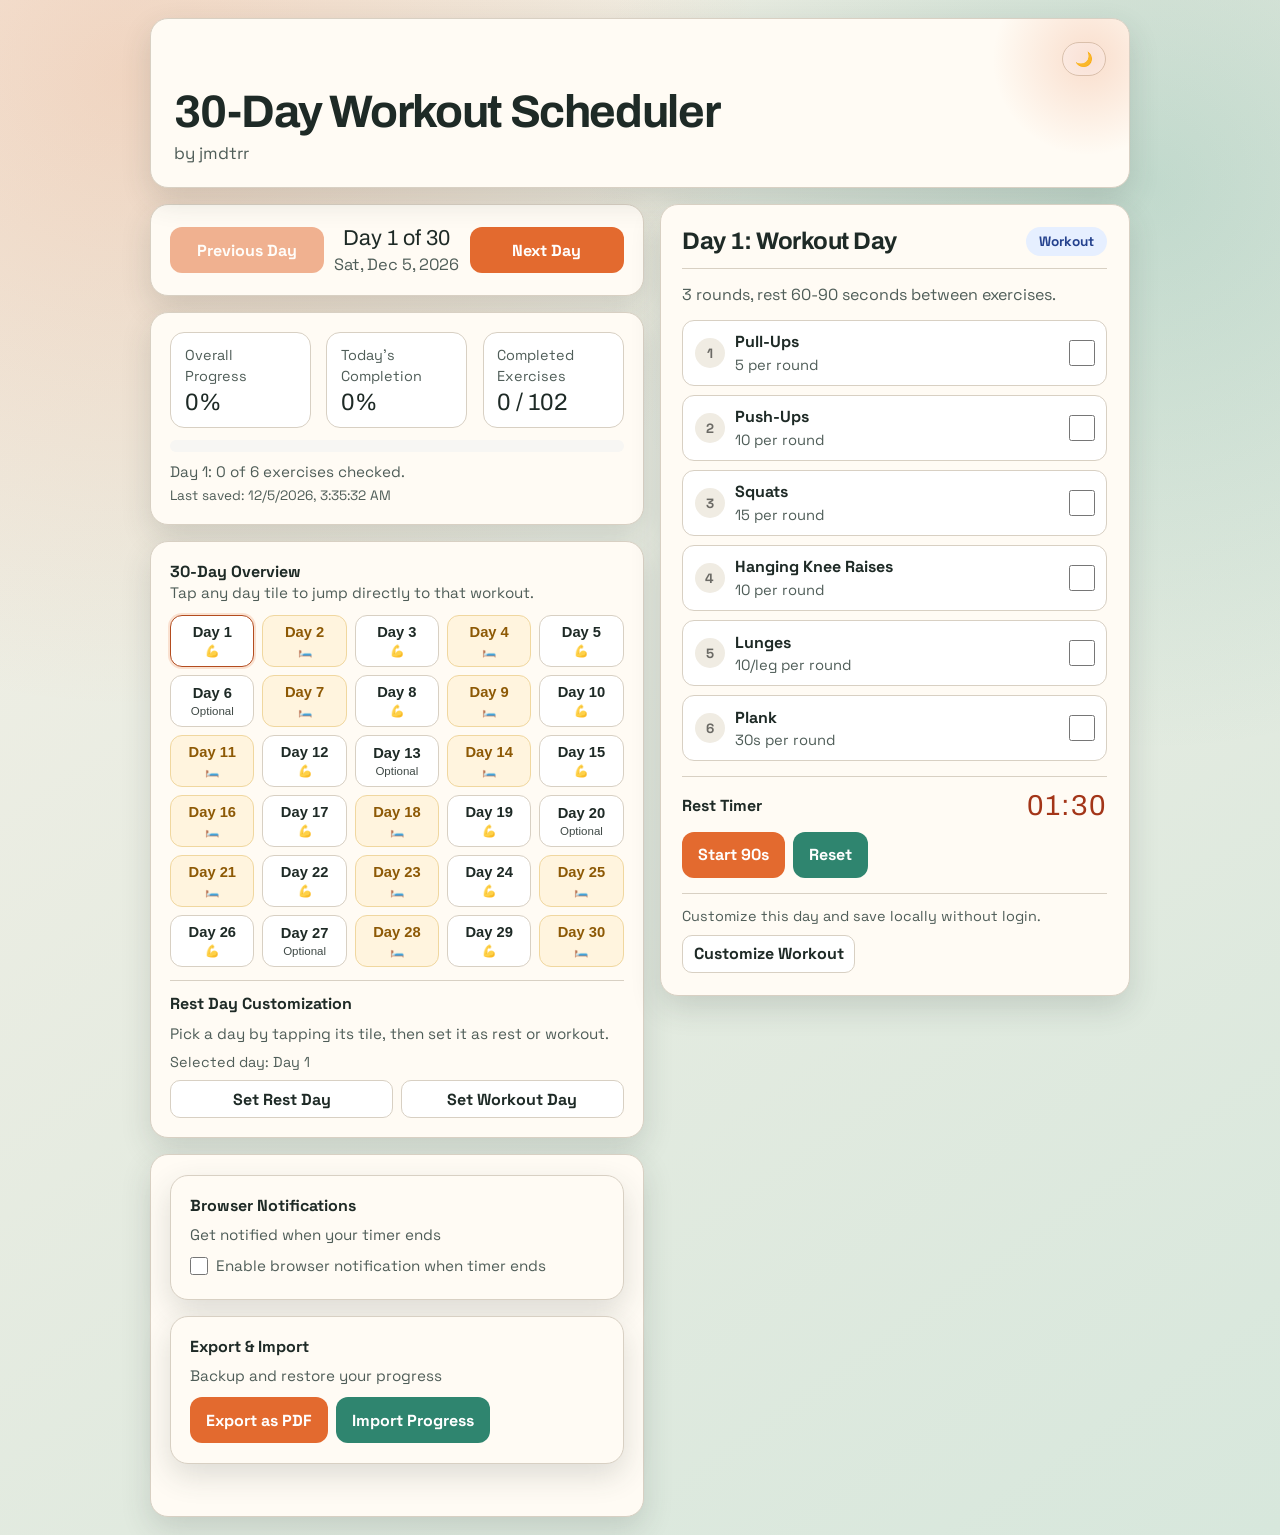
<file: 30/index.html>
<!DOCTYPE html>
<html lang="en">
<head>
  <meta charset="UTF-8">
  <meta name="viewport" content="width=device-width, initial-scale=1.0">
  <title>Terty</title>
  <link rel="icon" type="image/svg+xml" sizes="64x64" href="assets/30Icon.svg">
  <link rel="preconnect" href="https://fonts.googleapis.com">
  <link rel="preconnect" href="https://fonts.gstatic.com" crossorigin>
  <link href="https://fonts.googleapis.com/css2?family=Archivo:wght@500;700;800&family=Space+Grotesk:wght@400;500;700&display=swap" rel="stylesheet">
  <style>
    :root {
      --bg-1: #f5f0e6;
      --bg-2: #d7e7dc;
      --ink: #1e2a26;
      --ink-muted: #4f5d58;
      --card: #fffaf2;
      --line: #d8d0c3;
      --surface: #ffffff;
      --surface-soft: #f0ece3;
      --accent: #e36a2f;
      --accent-strong: #bd4c1c;
      --ok-bg: #d9f4e7;
      --ok-ink: #126546;
      --workout-bg: #e6efff;
      --workout-ink: #24418d;
      --rest-bg: #ffeec9;
      --rest-ink: #9a5804;
      --optional-bg: #ddf7f3;
      --optional-ink: #0f5e6d;
      --radius: 18px;
      --shadow: 0 12px 30px rgba(47, 61, 54, 0.16);
    }

    body[data-theme="dark"] {
      --bg-1: #101a1d;
      --bg-2: #1b2a2f;
      --ink: #eff4f2;
      --ink-muted: #b7c8c2;
      --card: #1b2529;
      --line: #2f4349;
      --surface: #131e22;
      --surface-soft: #26373d;
      --accent: #ee8b53;
      --accent-strong: #d6713d;
      --ok-bg: #1d4037;
      --ok-ink: #9de7ca;
      --workout-bg: #25354d;
      --workout-ink: #b7cdfd;
      --rest-bg: #433621;
      --rest-ink: #ffd385;
      --optional-bg: #1d454e;
      --optional-ink: #9be5f2;
      --shadow: 0 14px 34px rgba(3, 6, 9, 0.42);
    }

    * {
      box-sizing: border-box;
      margin: 0;
      padding: 0;
    }

    body {
      min-height: 100vh;
      font-family: "Space Grotesk", "Segoe UI", sans-serif;
      color: var(--ink);
      background:
        radial-gradient(circle at 10% 5%, rgba(227, 106, 47, 0.2), transparent 34%),
        radial-gradient(circle at 90% 12%, rgba(35, 141, 119, 0.2), transparent 32%),
        linear-gradient(145deg, var(--bg-1), var(--bg-2));
      padding: clamp(0.85rem, 1.4vw, 1.35rem);
      transition: background 0.3s ease, color 0.3s ease;
    }

    body.mobile-has-tabs {
      padding-bottom: calc(5.6rem + env(safe-area-inset-bottom));
    }

    .app {
      width: min(980px, 100%);
      margin: 0 auto;
      display: grid;
      gap: 1rem;
    }

    .hero,
    .panel,
    .day-card {
      background: color-mix(in srgb, var(--card) 88%, var(--surface) 12%);
      border: 1px solid var(--line);
      border-radius: var(--radius);
      box-shadow: var(--shadow);
    }

    .hero {
      padding: clamp(1rem, 1.8vw, 1.7rem);
      position: relative;
      overflow: clip;
    }

    .hero-top {
      display: flex;
      justify-content: flex-end;
      margin-bottom: 0.8rem;
    }

    .theme-btn {
      border: 1px solid var(--line);
      border-radius: 999px;
      background: var(--surface);
      color: var(--ink);
      font: inherit;
      padding: 0.44rem 0.76rem;
      cursor: pointer;
      font-size: 0.9rem;
      font-weight: 700;
      transition: background 0.25s ease, border-color 0.25s ease;
    }

    .theme-btn:hover {
      background: var(--surface-soft);
    }

    .hero::after {
      content: "";
      position: absolute;
      right: -70px;
      top: -70px;
      width: 220px;
      height: 220px;
      border-radius: 999px;
      background: radial-gradient(circle, rgba(227, 106, 47, 0.2), transparent 62%);
      pointer-events: none;
    }

    h1 {
      font-family: "Archivo", sans-serif;
      letter-spacing: -0.03em;
      line-height: 1.05;
      font-size: clamp(1.5rem, 4.7vw, 2.85rem);
      margin-bottom: 0.35rem;
    }

    .subtitle {
      color: var(--ink-muted);
      font-size: clamp(0.95rem, 2.8vw, 1.06rem);
      max-width: 56ch;
    }

    .panel {
      padding: clamp(0.8rem, 1.5vw, 1.2rem);
    }

    .date-nav {
      display: grid;
      gap: 0.65rem;
      grid-template-columns: repeat(2, minmax(0, 1fr));
      grid-template-areas:
        "info info"
        "prev next";
      align-items: center;
    }

    .nav-middle {
      text-align: center;
      line-height: 1.35;
      grid-area: info;
      order: -1;
      padding: 0.4rem 0.25rem 0.15rem;
    }

    #prevBtn {
      grid-area: prev;
      width: 100%;
    }

    #nextBtn {
      grid-area: next;
      width: 100%;
    }

    .program-day {
      display: block;
      font-family: "Archivo", sans-serif;
      font-size: clamp(1rem, 3.7vw, 1.35rem);
    }

    .calendar-date {
      color: var(--ink-muted);
      font-size: clamp(0.9rem, 2.6vw, 1.02rem);
    }

    .btn {
      border: none;
      border-radius: 12px;
      font: inherit;
      font-weight: 700;
      background: var(--accent);
      color: #fff;
      padding: 0.72rem 1rem;
      min-height: 46px;
      cursor: pointer;
      transition: transform 0.2s ease, background 0.25s ease, opacity 0.25s ease;
    }

    .btn:hover:not(:disabled) {
      transform: translateY(-1px);
      background: var(--accent-strong);
    }

    .btn:disabled {
      opacity: 0.5;
      cursor: not-allowed;
    }

    .stats {
      display: grid;
      grid-template-columns: 1fr;
      gap: 0.95rem;
    }

    .metric {
      background: var(--surface);
      border: 1px solid var(--line);
      border-radius: 14px;
      padding: 0.7rem 0.85rem;
    }

    .metric-label {
      color: var(--ink-muted);
      font-size: 0.9rem;
    }

    .metric-value {
      display: block;
      font-family: "Archivo", sans-serif;
      font-size: clamp(1.12rem, 3.4vw, 1.48rem);
      margin-top: 0.2rem;
    }

    .progress-wrap {
      margin-top: 0.8rem;
      height: 12px;
      background: color-mix(in srgb, var(--surface) 80%, var(--line) 20%);
      border-radius: 999px;
      overflow: hidden;
    }

    .progress-fill {
      height: 100%;
      width: 0%;
      border-radius: inherit;
      background: linear-gradient(90deg, #f29237 0%, #d65a27 42%, #257661 100%);
      transition: width 0.32s ease;
    }

    #progressText {
      margin-top: 0.58rem;
      color: var(--ink-muted);
      font-size: 0.95rem;
    }

    .day-card {
      padding: clamp(0.95rem, 1.7vw, 1.35rem);
      display: grid;
      gap: 0.95rem;
      animation: rise 0.35s ease;
    }

    @keyframes rise {
      from {
        opacity: 0;
        transform: translateY(8px);
      }
      to {
        opacity: 1;
        transform: translateY(0);
      }
    }

    .day-head {
      display: flex;
      flex-wrap: wrap;
      gap: 0.65rem;
      align-items: center;
      justify-content: space-between;
      padding-bottom: 0.72rem;
      border-bottom: 1px solid var(--line);
    }

    .day-title {
      font-family: "Archivo", sans-serif;
      font-size: clamp(1.14rem, 3.6vw, 1.5rem);
      letter-spacing: -0.02em;
    }

    .badge {
      font-weight: 700;
      border-radius: 999px;
      padding: 0.38rem 0.82rem;
      font-size: 0.85rem;
      white-space: nowrap;
    }

    .status-workout {
      background: var(--workout-bg);
      color: var(--workout-ink);
    }

    .status-optional {
      background: var(--optional-bg);
      color: var(--optional-ink);
    }

    .status-rest {
      background: var(--rest-bg);
      color: var(--rest-ink);
    }

    .rounds {
      color: var(--ink-muted);
    }

    .exercise-list {
      list-style: none;
      display: grid;
      gap: 0.55rem;
    }

    .exercise {
      border: 1px solid var(--line);
      border-radius: 12px;
      background: var(--surface);
      padding: 0.72rem;
      display: grid;
      grid-template-columns: auto 1fr auto;
      align-items: center;
      gap: 0.66rem;
      transition: background 0.2s ease, border-color 0.2s ease;
    }

    .exercise.completed {
      border-color: #95ceb6;
      background: var(--ok-bg);
    }

    .exercise-index {
      width: 30px;
      height: 30px;
      border-radius: 999px;
      background: var(--surface-soft);
      display: grid;
      place-items: center;
      font-weight: 700;
      color: #6b6a65;
      font-size: 0.84rem;
    }

    .exercise.completed .exercise-index {
      background: #b9ead3;
      color: var(--ok-ink);
    }

    .exercise-name {
      font-weight: 700;
      line-height: 1.25;
    }

    .exercise-spec {
      color: var(--ink-muted);
      font-size: 0.92rem;
      margin-top: 0.2rem;
    }

    .check {
      width: 26px;
      height: 26px;
      accent-color: #2f856f;
      cursor: pointer;
    }

    .timer {
      border-top: 1px solid var(--line);
      padding-top: 0.8rem;
      display: grid;
      gap: 0.65rem;
    }

    .timer-row {
      display: flex;
      flex-wrap: wrap;
      align-items: center;
      gap: 0.65rem;
      justify-content: space-between;
    }

    .timer-value {
      font-family: "Archivo", sans-serif;
      font-size: clamp(1.2rem, 4vw, 1.8rem);
      letter-spacing: 0.04em;
      color: #a33518;
      min-width: 4ch;
    }

    .timer-actions {
      display: flex;
      gap: 0.5rem;
      flex-wrap: wrap;
    }

    .btn.secondary {
      background: #2f856f;
    }

    .btn.secondary:hover:not(:disabled) {
      background: #246b59;
    }

    .helper {
      color: var(--ink-muted);
      font-size: 0.95rem;
      line-height: 1.45;
    }

    .calendar-grid {
      display: grid;
      grid-template-columns: repeat(5, minmax(0, 1fr));
      gap: 0.5rem;
      margin-top: 0.7rem;
    }

    .day-chip {
      border: 1px solid var(--line);
      border-radius: 12px;
      background: var(--surface);
      color: var(--ink);
      min-height: 52px;
      padding: 0.45rem 0.35rem;
      display: grid;
      place-items: center;
      gap: 0.12rem;
      cursor: pointer;
      transition: transform 0.16s ease, border-color 0.2s ease, background 0.2s ease;
    }

    .day-chip:hover {
      transform: translateY(-1px);
    }

    .day-chip.current {
      border-color: #b34c1f;
      box-shadow: 0 0 0 2px rgba(227, 106, 47, 0.18);
    }

    .day-chip.completed {
      background: var(--ok-bg);
      border-color: #95ceb6;
      color: var(--ok-ink);
    }

    .day-chip.rest {
      background: color-mix(in srgb, var(--rest-bg) 62%, var(--surface) 38%);
      border-color: #f0d79f;
      color: #8d5905;
    }

    body[data-theme="dark"] .day-chip.rest {
      border-color: #6d5832;
      color: #f4d79e;
    }

    .surface-grid {
      display: grid;
      gap: 1rem;
    }

    .surface-column {
      display: grid;
      gap: 1rem;
    }

    .mobile-tabs {
      display: none;
    }

    .mobile-tab {
      border: 1px solid var(--line);
      background: var(--surface);
      color: var(--ink-muted);
      border-radius: 12px;
      min-height: 44px;
      font: inherit;
      font-weight: 700;
      font-size: 0.88rem;
      cursor: pointer;
      transition: background 0.2s ease, color 0.2s ease, border-color 0.2s ease;
    }

    .mobile-tab.active {
      background: color-mix(in srgb, var(--accent) 22%, var(--surface) 78%);
      color: var(--ink);
      border-color: color-mix(in srgb, var(--accent) 45%, var(--line) 55%);
    }

    .chip-day {
      font-weight: 700;
      font-size: 0.92rem;
    }

    .chip-type {
      font-size: 0.72rem;
      opacity: 0.85;
    }

    .tool-grid {
      display: grid;
      gap: 0.65rem;
      grid-template-columns: 1fr;
      align-items: center;
    }

    .tool-actions {
      display: flex;
      flex-wrap: wrap;
      gap: 0.5rem;
    }

    .toggle-label {
      display: inline-flex;
      align-items: center;
      gap: 0.45rem;
      color: var(--ink-muted);
      font-size: 0.95rem;
      user-select: none;
    }

    .toggle-label input {
      width: 18px;
      height: 18px;
      accent-color: #2f856f;
    }

    .status-note {
      color: var(--ink-muted);
      font-size: 0.9rem;
      min-height: 1.2em;
    }

    .save-note {
      margin-top: 0.42rem;
      color: var(--ink-muted);
      font-size: 0.85rem;
    }

    .custom-wrap {
      border-top: 1px solid var(--line);
      padding-top: 0.8rem;
      display: grid;
      gap: 0.65rem;
    }

    .custom-meta {
      color: var(--ink-muted);
      font-size: 0.9rem;
    }

    .custom-editor {
      border: 1px dashed var(--line);
      border-radius: 12px;
      padding: 0.75rem;
      background: color-mix(in srgb, var(--surface) 88%, var(--card) 12%);
      display: grid;
      gap: 0.65rem;
    }

    .custom-row {
      display: grid;
      grid-template-columns: 1fr 1fr auto;
      gap: 0.45rem;
      align-items: center;
    }

    .custom-input {
      border: 1px solid var(--line);
      border-radius: 10px;
      background: var(--surface);
      color: var(--ink);
      padding: 0.5rem 0.6rem;
      font: inherit;
      width: 100%;
    }

    .mini-btn {
      border: 1px solid var(--line);
      border-radius: 10px;
      background: var(--surface);
      color: var(--ink);
      min-height: 38px;
      padding: 0.45rem 0.65rem;
      font: inherit;
      font-weight: 700;
      cursor: pointer;
    }

    .mini-btn.danger {
      color: #c43f2f;
      border-color: color-mix(in srgb, #c43f2f 45%, var(--line) 55%);
    }

    .custom-actions {
      display: flex;
      gap: 0.45rem;
      flex-wrap: wrap;
    }

    .badge-custom {
      background: color-mix(in srgb, var(--accent) 22%, var(--surface) 78%);
      color: var(--ink);
    }

    .rest-config {
      margin-top: 0.8rem;
      border-top: 1px solid var(--line);
      padding-top: 0.75rem;
      display: grid;
      gap: 0.55rem;
    }

    .rest-config-row {
      display: grid;
      grid-template-columns: 1fr 1fr;
      gap: 0.5rem;
      align-items: center;
    }

    .rest-picked {
      font-size: 0.9rem;
      color: var(--ink-muted);
    }

    @media (min-width: 640px) {
      .date-nav {
        grid-template-columns: 1fr auto 1fr;
        grid-template-areas: "prev info next";
      }

      .nav-middle {
        order: 0;
        padding: 0;
      }

      .date-nav .btn:last-child {
        justify-self: end;
      }

      .stats {
        grid-template-columns: repeat(3, minmax(0, 1fr));
      }

      .tool-grid {
        grid-template-columns: 1fr auto;
      }
    }

    @media (min-width: 960px) {
      .surface-grid {
        grid-template-columns: 1.05fr 1fr;
        align-items: start;
      }

      .workout-stack {
        position: sticky;
        top: 0.9rem;
      }
    }

    @media (max-width: 420px) {
      .calendar-grid {
        grid-template-columns: repeat(3, minmax(0, 1fr));
      }
    }

    @media (max-width: 639px) {
      .mobile-tabs {
        position: fixed;
        left: 0.85rem;
        right: 0.85rem;
        bottom: calc(0.75rem + env(safe-area-inset-bottom));
        z-index: 20;
        display: grid;
        grid-template-columns: repeat(3, minmax(0, 1fr));
        gap: 0.45rem;
        padding: 0.45rem;
        border-radius: 16px;
        background: color-mix(in srgb, var(--card) 86%, var(--surface) 14%);
        border: 1px solid var(--line);
        box-shadow: var(--shadow);
      }

      .mobile-pane {
        display: none;
      }

      .mobile-pane.active {
        display: block;
      }
    }

    @media (prefers-reduced-motion: reduce) {
      .day-card,
      .btn,
      .progress-fill {
        animation: none;
        transition: none;
      }

      body {
        transition: none;
      }
    }
  </style>
</head>
<body>
  <main class="app">
    <section class="hero">
      <div class="hero-top">
        <button class="theme-btn" id="themeToggleBtn" type="button" aria-label="Toggle dark mode">🌙</button>
      </div>
      <h1>30-Day Workout Scheduler</h1>
      <p class="subtitle">by jmdtrr</p>
    </section>

    <div class="surface-grid">
      <div class="surface-column">

    <section class="panel date-nav mobile-pane" aria-label="Date Navigation" data-pane="plan">
      <button class="btn" id="prevBtn" type="button">Previous Day</button>

      <div class="nav-middle">
        <span class="program-day" id="programDayLabel">Day 1 of 30</span>
        <span class="calendar-date" id="currentDate">-</span>
      </div>

      <button class="btn" id="nextBtn" type="button">Next Day</button>
    </section>

    <section class="panel mobile-pane" aria-label="Workout Progress" data-pane="plan">
      <div class="stats">
        <article class="metric">
          <span class="metric-label">Overall Progress</span>
          <span class="metric-value" id="progressPercent">0%</span>
        </article>
        <article class="metric">
          <span class="metric-label">Today's Completion</span>
          <span class="metric-value" id="dayPercent">0%</span>
        </article>
        <article class="metric">
          <span class="metric-label">Completed Exercises</span>
          <span class="metric-value" id="completedCount">0 / 0</span>
        </article>
      </div>
      <div class="progress-wrap" aria-hidden="true">
        <div class="progress-fill" id="progressFill"></div>
      </div>
      <p id="progressText">Track each completed set to build consistency.</p>
      <p class="save-note" id="lastSavedText">Last saved: -</p>
    </section>

    <section class="panel mobile-pane" aria-label="Schedule Overview" data-pane="plan">
      <strong>30-Day Overview</strong>
      <p class="helper">Tap any day tile to jump directly to that workout.</p>
      <div class="calendar-grid" id="calendarGrid"></div>
      <div class="rest-config" aria-label="Rest Day Customization">
        <strong>Rest Day Customization</strong>
        <p class="helper">Pick a day by tapping its tile, then set it as rest or workout.</p>
        <p class="rest-picked" id="restPickedDayText">Selected day: Day 1</p>
        <div class="rest-config-row">
          <button class="mini-btn" type="button" id="setRestDayBtn">Set Rest Day</button>
          <button class="mini-btn" type="button" id="setWorkoutDayBtn">Set Workout Day</button>
        </div>
      </div>
    </section>

    <section class="panel mobile-pane" aria-label="Data Tools" id="toolsPanel" data-pane="tools">
      <div style="display: grid; gap: 1rem;">
        <!-- Browser Notification Card -->
        <div class="panel" style="padding: clamp(0.8rem, 1.5vw, 1.2rem);">
          <strong>Browser Notifications</strong>
          <p class="helper" style="margin-top: 0.5rem; margin-bottom: 0.65rem;">Get notified when your timer ends</p>
          <label class="toggle-label" for="notifyToggle">
            <input type="checkbox" id="notifyToggle">
            Enable browser notification when timer ends
          </label>
        </div>

        <!-- Export Options Card -->
        <div class="panel" style="padding: clamp(0.8rem, 1.5vw, 1.2rem);">
          <strong>Export & Import</strong>
          <p class="helper" style="margin-top: 0.5rem; margin-bottom: 0.65rem;">Backup and restore your progress</p>
          <div class="tool-actions">
            <button class="btn" type="button" id="exportBtn">Export as PDF</button>
            <button class="btn secondary" type="button" id="importBtn">Import Progress</button>
            <input type="file" id="importFile" accept="application/json" hidden>
          </div>
        </div>

        <p class="status-note" id="syncStatus"></p>
      </div>
    </section>
      </div>

      <div class="workout-stack mobile-pane" id="mobilePaneWorkout" data-pane="workout">
        <section id="workoutContent" aria-live="polite"></section>
      </div>
    </div>

    <nav class="mobile-tabs" id="mobileTabs" aria-label="Mobile Tab Navigation">
      <button class="mobile-tab active" type="button" data-tab="plan" aria-selected="true">Plan</button>
      <button class="mobile-tab" type="button" data-tab="workout" aria-selected="false">Workout</button>
      <button class="mobile-tab" type="button" data-tab="tools" aria-selected="false">Tools</button>
    </nav>
  </main>

  <script>
    const TOTAL_DAYS = 30;
    const REST_SECONDS = 90;
    const STORAGE_STATE = "workoutSchedulerState";
    const STORAGE_START = "workoutSchedulerStartDate";
    const STORAGE_NOTIFY = "workoutSchedulerNotify";
    const STORAGE_THEME = "workoutSchedulerTheme";
    const STORAGE_MOBILE_TAB = "workoutSchedulerMobileTab";
    const STORAGE_PROGRESS = "workoutSchedulerProgress";

    let currentDay = 1;
    let timerRemaining = REST_SECONDS;
    let timerIntervalId = null;

    const prevBtn = document.getElementById("prevBtn");
    const nextBtn = document.getElementById("nextBtn");
    const workoutContent = document.getElementById("workoutContent");
    const calendarGrid = document.getElementById("calendarGrid");
    const notifyToggle = document.getElementById("notifyToggle");
    const exportBtn = document.getElementById("exportBtn");
    const importBtn = document.getElementById("importBtn");
    const importFile = document.getElementById("importFile");
    const setRestDayBtn = document.getElementById("setRestDayBtn");
    const setWorkoutDayBtn = document.getElementById("setWorkoutDayBtn");
    const restPickedDayText = document.getElementById("restPickedDayText");
    const syncStatus = document.getElementById("syncStatus");
    const lastSavedText = document.getElementById("lastSavedText");
    const themeToggleBtn = document.getElementById("themeToggleBtn");
    const mobileTabs = document.getElementById("mobileTabs");
    const mobileTabButtons = mobileTabs.querySelectorAll(".mobile-tab");
    const mobilePanes = document.querySelectorAll(".mobile-pane");
    const toolsPanel = document.getElementById("toolsPanel");
    const mobileMq = window.matchMedia("(max-width: 639px)");

    let activeMobileTab = localStorage.getItem(STORAGE_MOBILE_TAB) || "workout";
    let progressState = null;
    let customizeOpenDay = null;
    let customDraftByDay = {};

    function safeParse(value, fallback) {
      try {
        return JSON.parse(value);
      } catch (_) {
        return fallback;
      }
    }

    function getPreferredTheme() {
      const saved = localStorage.getItem(STORAGE_THEME);
      if (saved === "light" || saved === "dark") {
        return saved;
      }

      if (window.matchMedia && window.matchMedia("(prefers-color-scheme: dark)").matches) {
        return "dark";
      }

      return "light";
    }

    function applyTheme(theme) {
      document.body.setAttribute("data-theme", theme);
      localStorage.setItem(STORAGE_THEME, theme);
      themeToggleBtn.textContent = theme === "dark" ? "☀️" : "🌙";
      themeToggleBtn.setAttribute("aria-label", theme === "dark" ? "Switch to light mode" : "Switch to dark mode");
    }

    function toggleTheme() {
      const current = document.body.getAttribute("data-theme") || "light";
      applyTheme(current === "dark" ? "light" : "dark");
    }

    function applyMobileTabLayout() {
      if (!mobileMq.matches) {
        document.body.classList.remove("mobile-has-tabs");
        mobilePanes.forEach((pane) => pane.classList.remove("active"));
        mobileTabButtons.forEach((btn) => {
          btn.classList.remove("active");
          btn.setAttribute("aria-selected", "false");
        });
        return;
      }

      document.body.classList.add("mobile-has-tabs");
      if (activeMobileTab !== "plan" && activeMobileTab !== "workout" && activeMobileTab !== "tools") {
        activeMobileTab = "workout";
      }

      mobilePanes.forEach((pane) => {
        pane.classList.toggle("active", pane.dataset.pane === activeMobileTab);
      });

      mobileTabButtons.forEach((btn) => {
        const isActive = btn.dataset.tab === activeMobileTab;
        btn.classList.toggle("active", isActive);
        btn.setAttribute("aria-selected", isActive ? "true" : "false");
      });

      localStorage.setItem(STORAGE_MOBILE_TAB, activeMobileTab);
    }

    function setMobileTab(tab) {
      activeMobileTab = tab;
      applyMobileTabLayout();
      window.scrollTo({ top: 0, behavior: "smooth" });
    }

    function normalizeCompletions(values, day, maxOverride = null) {
      if (!Array.isArray(values)) {
        return [];
      }

      const max = Number.isInteger(maxOverride)
        ? maxOverride
        : (getWorkout(day).exercises ? getWorkout(day).exercises.length - 1 : -1);
      return [...new Set(values)]
        .filter((n) => Number.isInteger(n) && n >= 0 && n <= max)
        .sort((a, b) => a - b);
    }

    function normalizeProgressState(raw) {
      const normalized = {
        version: 1,
        day: null,
        updatedAt: null,
        customWorkouts: {},
        customRestDays: {},
        customWorkoutDays: {},
        completions: {}
      };

      if (!raw || typeof raw !== "object") {
        return normalized;
      }

      if (Number.isInteger(raw.day)) {
        normalized.day = Math.max(1, Math.min(TOTAL_DAYS, raw.day));
      }

      if (typeof raw.updatedAt === "string") {
        normalized.updatedAt = raw.updatedAt;
      }

      for (let day = 1; day <= TOTAL_DAYS; day += 1) {
        const restValue = raw.customRestDays && (raw.customRestDays[day] || raw.customRestDays[String(day)]);
        if (restValue === true) {
          normalized.customRestDays[day] = true;
        }
      }

      for (let day = 1; day <= TOTAL_DAYS; day += 1) {
        const workoutValue = raw.customWorkoutDays && (raw.customWorkoutDays[day] || raw.customWorkoutDays[String(day)]);
        if (workoutValue === true) {
          normalized.customWorkoutDays[day] = true;
        }
      }

      for (let day = 1; day <= TOTAL_DAYS; day += 1) {
        const source = raw.customWorkouts && (raw.customWorkouts[day] || raw.customWorkouts[String(day)]);
        const custom = sanitizeCustomWorkout(day, source, Boolean(normalized.customWorkoutDays[day]));
        if (custom && !normalized.customRestDays[day]) {
          normalized.customWorkouts[day] = custom;
        }
      }

      for (let day = 1; day <= TOTAL_DAYS; day += 1) {
        const source = raw.completions && (raw.completions[day] || raw.completions[String(day)]);
        const max = normalized.customWorkouts[day]
          ? normalized.customWorkouts[day].exercises.length - 1
          : (normalized.customRestDays[day] ? -1 : (getWorkout(day).exercises ? getWorkout(day).exercises.length - 1 : -1));
        normalized.completions[day] = normalizeCompletions(source || [], day, max);
      }

      return normalized;
    }

    function updateLastSavedUI() {
      if (!progressState || !progressState.updatedAt) {
        lastSavedText.textContent = "Last saved: -";
        return;
      }

      const when = new Date(progressState.updatedAt);
      if (Number.isNaN(when.getTime())) {
        lastSavedText.textContent = "Last saved: -";
        return;
      }

      lastSavedText.textContent = `Last saved: ${when.toLocaleString()}`;
    }

    function persistProgressState() {
      progressState.updatedAt = new Date().toISOString();
      localStorage.setItem(STORAGE_PROGRESS, JSON.stringify(progressState));
      updateLastSavedUI();
    }

    function migrateLegacyProgress() {
      const state = safeParse(localStorage.getItem(STORAGE_STATE), null);
      const migrated = {
        version: 1,
        day: state && Number.isInteger(state.day) ? Math.max(1, Math.min(TOTAL_DAYS, state.day)) : null,
        updatedAt: null,
        customWorkouts: {},
        customRestDays: {},
        customWorkoutDays: {},
        completions: {}
      };

      for (let day = 1; day <= TOTAL_DAYS; day += 1) {
        const legacy = safeParse(localStorage.getItem(`completions_${day}`), []);
        migrated.completions[day] = normalizeCompletions(legacy, day);
      }

      return migrated;
    }

    function loadProgressStore() {
      const raw = safeParse(localStorage.getItem(STORAGE_PROGRESS), null);
      if (raw && typeof raw === "object") {
        progressState = normalizeProgressState(raw);
      } else {
        progressState = migrateLegacyProgress();
      }

      persistProgressState();
    }

    function getStartDate() {
      const saved = localStorage.getItem(STORAGE_START);
      if (saved) {
        return new Date(saved + "T00:00:00");
      }
      const today = new Date();
      const iso = today.toISOString().slice(0, 10);
      localStorage.setItem(STORAGE_START, iso);
      return new Date(iso + "T00:00:00");
    }

    function getCompletions(day = currentDay) {
      if (!progressState) {
        loadProgressStore();
      }
      return progressState.completions[day] || [];
    }

    function setCompletions(day, completions) {
      if (!progressState) {
        loadProgressStore();
      }

      const workout = getWorkoutForDay(day);
      const max = workout.exercises ? workout.exercises.length - 1 : -1;
      progressState.completions[day] = normalizeCompletions(completions, day, max);
      persistProgressState();
    }

    function saveState() {
      if (!progressState) {
        loadProgressStore();
      }

      progressState.day = Math.max(1, Math.min(TOTAL_DAYS, currentDay));
      persistProgressState();
    }

    function loadState() {
      if (!progressState) {
        loadProgressStore();
      }

      if (Number.isInteger(progressState.day)) {
        currentDay = Math.max(1, Math.min(TOTAL_DAYS, progressState.day));
        return;
      }

      const startDate = getStartDate();
      const now = new Date();
      const nowMidnight = new Date(now.getFullYear(), now.getMonth(), now.getDate());
      const dayDiff = Math.floor((nowMidnight - startDate) / 86400000);
      currentDay = Math.max(1, Math.min(TOTAL_DAYS, dayDiff + 1));
      saveState();
    }

    function formatCalendarDate(day) {
      const startDate = getStartDate();
      const date = new Date(startDate);
      date.setDate(startDate.getDate() + day - 1);
      return date.toLocaleDateString(undefined, {
        weekday: "short",
        month: "short",
        day: "numeric",
        year: "numeric"
      });
    }

    function getWorkout(day) {
      const week = Math.min(4, Math.ceil(day / 7));
      const baseDay = ((day - 1) % 7) + 1;

      if (baseDay === 2) {
        return { type: "Rest", message: week === 1 ? "Light activity: walk or stretch for 20 minutes." : "Mobility and recovery only." };
      }

      if (baseDay === 4 || baseDay === 7) {
        return { type: "Rest", message: "Full rest day. Prioritize sleep, hydration, and protein." };
      }

      const rounds = week === 1 ? 3 : week <= 3 ? 4 : 5;
      const coreMove = week <= 2
        ? { name: "Hanging Knee Raises", reps: week === 1 ? "10" : "12" }
        : { name: "Hanging Leg Raises", reps: week === 3 ? "15" : "15-20" };

      const workout = {
        type: baseDay === 6 ? "Optional" : "Workout",
        rounds,
        exercises: [
          { name: "Pull-Ups", reps: week === 1 ? "5" : week === 2 ? "6-8" : week === 3 ? "8-10" : "10-12" },
          { name: "Push-Ups", reps: week === 1 ? "10" : week === 2 ? "12-15" : week === 3 ? "15-20" : "20-25" },
          { name: "Squats", reps: week === 1 ? "15" : week === 2 ? "20" : week === 3 ? "25" : "30" },
          coreMove,
          { name: "Lunges", reps: week === 1 ? "10/leg" : week === 2 ? "12/leg" : "15/leg" },
          { name: "Plank", reps: week === 1 ? "30s" : week === 2 ? "40s" : week === 3 ? "45-60s" : "60-75s" }
        ],
        message: baseDay === 6 ? "Optional session, or swap with low-intensity cardio." : ""
      };

      return workout;
    }

    function buildWorkoutForRestOverride(day) {
      const week = Math.min(4, Math.ceil(day / 7));
      const rounds = week === 1 ? 3 : week <= 3 ? 4 : 5;
      const coreMove = week <= 2
        ? { name: "Hanging Knee Raises", reps: week === 1 ? "10" : "12" }
        : { name: "Hanging Leg Raises", reps: week === 3 ? "15" : "15-20" };

      return {
        type: "Workout",
        rounds,
        exercises: [
          { name: "Pull-Ups", reps: week === 1 ? "5" : week === 2 ? "6-8" : week === 3 ? "8-10" : "10-12" },
          { name: "Push-Ups", reps: week === 1 ? "10" : week === 2 ? "12-15" : week === 3 ? "15-20" : "20-25" },
          { name: "Squats", reps: week === 1 ? "15" : week === 2 ? "20" : week === 3 ? "25" : "30" },
          coreMove,
          { name: "Lunges", reps: week === 1 ? "10/leg" : week === 2 ? "12/leg" : "15/leg" },
          { name: "Plank", reps: week === 1 ? "30s" : week === 2 ? "40s" : week === 3 ? "45-60s" : "60-75s" }
        ],
        message: "Custom workout day enabled for this originally scheduled rest day."
      };
    }

    function sanitizeText(value, maxLen) {
      if (typeof value !== "string") {
        return "";
      }
      return value.trim().replace(/\s+/g, " ").slice(0, maxLen);
    }

    function sanitizeCustomWorkout(day, raw, allowOnRest = false) {
      const base = getWorkout(day);
      if (!raw || typeof raw !== "object" || (base.type === "Rest" && !allowOnRest)) {
        return null;
      }

      const roundsRaw = Number(raw.rounds);
      const fallbackRounds = base.type === "Rest" ? 3 : base.rounds;
      const rounds = Number.isFinite(roundsRaw) ? Math.max(1, Math.min(12, Math.round(roundsRaw))) : fallbackRounds;

      const incoming = Array.isArray(raw.exercises) ? raw.exercises : [];
      const cleanExercises = incoming
        .map((ex) => {
          if (!ex || typeof ex !== "object") {
            return null;
          }
          const name = sanitizeText(ex.name, 40);
          const reps = sanitizeText(ex.reps, 28);
          if (!name || !reps) {
            return null;
          }
          return { name, reps };
        })
        .filter(Boolean)
        .slice(0, 12);

      if (!cleanExercises.length) {
        return null;
      }

      return {
        rounds,
        exercises: cleanExercises
      };
    }

    function getWorkoutForDay(day) {
      const base = getWorkout(day);

      if (progressState && progressState.customRestDays && progressState.customRestDays[day]) {
        return {
          type: "Rest",
          message: "Just rest for the day. Recover, hydrate, and stretch.",
          isCustomized: true
        };
      }

      if (progressState && progressState.customWorkoutDays && progressState.customWorkoutDays[day] && base.type === "Rest") {
        const restOverride = buildWorkoutForRestOverride(day);
        const customOverride = progressState.customWorkouts ? progressState.customWorkouts[day] : null;

        if (customOverride) {
          return {
            ...restOverride,
            rounds: customOverride.rounds,
            exercises: customOverride.exercises.map((ex) => ({ ...ex })),
            isCustomized: true
          };
        }

        return {
          ...restOverride,
          isCustomized: true
        };
      }

      const custom = progressState && progressState.customWorkouts ? progressState.customWorkouts[day] : null;

      if (custom && base.type !== "Rest") {
        return {
          ...base,
          rounds: custom.rounds,
          exercises: custom.exercises.map((ex) => ({ ...ex })),
          isCustomized: true
        };
      }

      return {
        ...base,
        isCustomized: false
      };
    }

    function ensureDraftForDay(day) {
      const workout = getWorkoutForDay(day);
      customDraftByDay[day] = {
        rounds: workout.rounds,
        exercises: (workout.exercises || []).map((ex) => ({ ...ex }))
      };
    }

    function hasCustomWorkout(day) {
      return Boolean(progressState && progressState.customWorkouts && progressState.customWorkouts[day]);
    }

    function removeCustomWorkout(day) {
      if (!progressState || !progressState.customWorkouts[day]) {
        return;
      }

      delete progressState.customWorkouts[day];
      const baseWorkout = getWorkout(day);
      const max = baseWorkout.exercises ? baseWorkout.exercises.length : 0;
      const current = getCompletions(day).filter((idx) => idx < max);
      progressState.completions[day] = current;
      persistProgressState();
    }

    function setCustomRestDay(day, isRest) {
      if (!progressState || day < 1 || day > TOTAL_DAYS) {
        return;
      }

      if (isRest) {
        progressState.customRestDays[day] = true;
        delete progressState.customWorkoutDays[day];
        delete progressState.customWorkouts[day];
        progressState.completions[day] = [];
      } else {
        delete progressState.customRestDays[day];
        const base = getWorkout(day);
        if (base.type === "Rest") {
          progressState.customWorkoutDays[day] = true;
        } else {
          delete progressState.customWorkoutDays[day];
        }
        const effective = getWorkoutForDay(day);
        const max = effective.exercises ? effective.exercises.length - 1 : -1;
        progressState.completions[day] = normalizeCompletions(progressState.completions[day] || [], day, max);
      }

      persistProgressState();
    }

    function updateRestDayControls() {
      if (!setRestDayBtn || !setWorkoutDayBtn || !restPickedDayText) {
        return;
      }

      const isRest = getWorkoutForDay(currentDay).type === "Rest";
      restPickedDayText.textContent = `Selected day: Day ${currentDay}`;
      setRestDayBtn.disabled = isRest;
      setWorkoutDayBtn.disabled = !isRest;
    }

    function syncDraftFromForm(day) {
      const draft = customDraftByDay[day];
      if (!draft) {
        return;
      }

      const roundsInput = document.getElementById("customRounds");
      const rounds = roundsInput ? Number(roundsInput.value) : draft.rounds;
      draft.rounds = Number.isFinite(rounds) ? Math.max(1, Math.min(12, Math.round(rounds))) : draft.rounds;

      const rows = Array.from(document.querySelectorAll(".custom-row"));
      draft.exercises = rows.map((row) => {
        const nameInput = row.querySelector(".custom-name");
        const repsInput = row.querySelector(".custom-reps");
        return {
          name: sanitizeText(nameInput ? nameInput.value : "", 40),
          reps: sanitizeText(repsInput ? repsInput.value : "", 28)
        };
      });
    }

    function saveDraftWorkout(day) {
      syncDraftFromForm(day);
      const draft = customDraftByDay[day];
      const clean = sanitizeCustomWorkout(day, draft);

      if (!clean) {
        setStatus("Please provide at least one valid exercise with reps.");
        return;
      }

      progressState.customWorkouts[day] = clean;
      const clipped = getCompletions(day).filter((idx) => idx < clean.exercises.length);
      progressState.completions[day] = clipped;
      persistProgressState();
      setStatus(`Custom workout saved for Day ${day}.`);
      customizeOpenDay = null;
      delete customDraftByDay[day];
      render();
    }

    function addDraftExercise(day) {
      syncDraftFromForm(day);
      const draft = customDraftByDay[day];
      if (!draft) {
        return;
      }

      if (draft.exercises.length >= 12) {
        setStatus("Maximum 12 exercises per custom workout.");
        return;
      }

      draft.exercises.push({ name: "New Exercise", reps: "10" });
      render();
    }

    function removeDraftExercise(day, index) {
      syncDraftFromForm(day);
      const draft = customDraftByDay[day];
      if (!draft) {
        return;
      }

      if (draft.exercises.length <= 1) {
        setStatus("At least one exercise is required.");
        return;
      }

      draft.exercises.splice(index, 1);
      render();
    }

    function toggleCustomizeEditor(day) {
      if (customizeOpenDay === day) {
        customizeOpenDay = null;
        delete customDraftByDay[day];
      } else {
        customizeOpenDay = day;
        ensureDraftForDay(day);
      }
      render();
    }

    function isRestDay(day) {
      const workout = getWorkoutForDay(day);
      return workout.type === "Rest";
    }

    function isDayCompleted(day) {
      const workout = getWorkoutForDay(day);
      if (!workout.exercises) {
        return false;
      }
      return getCompletions(day).length >= workout.exercises.length;
    }

    function shortType(type) {
      if (type === "Workout") return "💪";
      if (type === "Optional") return "Optional";
      return "🛏️";
    }

    function percent(done, total) {
      return total === 0 ? 0 : Math.round((done / total) * 100);
    }

    function updateProgress() {
      const todayWorkout = getWorkoutForDay(currentDay);
      const todayDone = getCompletions(currentDay).length;
      const todayTotal = todayWorkout.exercises ? todayWorkout.exercises.length : 0;

      let completedAllDays = 0;
      let totalAllDays = 0;

      for (let day = 1; day <= TOTAL_DAYS; day += 1) {
        const workout = getWorkoutForDay(day);
        const total = workout.exercises ? workout.exercises.length : 0;
        const done = Math.min(getCompletions(day).length, total);
        totalAllDays += total;
        completedAllDays += done;
      }

      const overallPercent = percent(completedAllDays, totalAllDays);
      const dayPercent = percent(todayDone, todayTotal);

      document.getElementById("progressPercent").textContent = `${overallPercent}%`;
      document.getElementById("dayPercent").textContent = `${dayPercent}%`;
      document.getElementById("completedCount").textContent = `${completedAllDays} / ${totalAllDays}`;
      document.getElementById("progressFill").style.width = `${overallPercent}%`;
      document.getElementById("progressText").textContent =
        todayTotal === 0
          ? `Day ${currentDay} is a recovery day. Stay active and recover well.`
          : `Day ${currentDay}: ${todayDone} of ${todayTotal} exercises checked.`;
    }

    function toClock(seconds) {
      const m = String(Math.floor(seconds / 60)).padStart(2, "0");
      const s = String(seconds % 60).padStart(2, "0");
      return `${m}:${s}`;
    }

    function stopTimer() {
      if (timerIntervalId) {
        clearInterval(timerIntervalId);
        timerIntervalId = null;
      }
    }

    function supportsNotification() {
      return typeof window !== "undefined" && "Notification" in window;
    }

    function shouldNotify() {
      return localStorage.getItem(STORAGE_NOTIFY) === "1";
    }

    async function requestNotificationPermission() {
      if (!supportsNotification()) {
        setStatus("Browser notifications are not supported here.");
        notifyToggle.checked = false;
        localStorage.setItem(STORAGE_NOTIFY, "0");
        return;
      }

      if (Notification.permission === "granted") {
        localStorage.setItem(STORAGE_NOTIFY, "1");
        setStatus("Timer notifications are enabled.");
        return;
      }

      const permission = await Notification.requestPermission();
      const allowed = permission === "granted";
      localStorage.setItem(STORAGE_NOTIFY, allowed ? "1" : "0");
      notifyToggle.checked = allowed;
      setStatus(allowed ? "Timer notifications are enabled." : "Notification permission was not granted.");
    }

    function playTimerEndSound() {
      try {
        const audioCtx = new (window.AudioContext || window.webkitAudioContext)();
        const now = audioCtx.currentTime;

        const toneA = audioCtx.createOscillator();
        const toneB = audioCtx.createOscillator();
        const gain = audioCtx.createGain();

        toneA.type = "triangle";
        toneB.type = "sine";
        toneA.frequency.setValueAtTime(740, now);
        toneB.frequency.setValueAtTime(988, now + 0.12);

        gain.gain.setValueAtTime(0.0001, now);
        gain.gain.exponentialRampToValueAtTime(0.09, now + 0.02);
        gain.gain.exponentialRampToValueAtTime(0.0001, now + 0.45);

        toneA.connect(gain);
        toneB.connect(gain);
        gain.connect(audioCtx.destination);

        toneA.start(now);
        toneB.start(now + 0.12);
        toneA.stop(now + 0.35);
        toneB.stop(now + 0.45);
      } catch (_) {
        setStatus("Could not play timer sound in this browser session.");
      }
    }

    function notifyTimerFinished() {
      playTimerEndSound();
      if (shouldNotify() && supportsNotification() && Notification.permission === "granted") {
        const body = `Day ${currentDay}: Rest interval complete. Start your next set.`;
        new Notification("Workout Timer Complete", { body });
      }
    }

    function setStatus(message) {
      syncStatus.textContent = message;
    }

    function exportProgress() {
      const payload = {
        version: 1,
        exportedAt: new Date().toISOString(),
        state: { day: currentDay },
        startDate: localStorage.getItem(STORAGE_START),
        theme: localStorage.getItem(STORAGE_THEME) || getPreferredTheme(),
        notificationsEnabled: shouldNotify(),
        customWorkouts: progressState && progressState.customWorkouts ? progressState.customWorkouts : {},
        customRestDays: progressState && progressState.customRestDays ? progressState.customRestDays : {},
        customWorkoutDays: progressState && progressState.customWorkoutDays ? progressState.customWorkoutDays : {},
        completions: {}
      };

      for (let day = 1; day <= TOTAL_DAYS; day += 1) {
        payload.completions[day] = getCompletions(day);
      }

      const blob = new Blob([JSON.stringify(payload, null, 2)], { type: "application/json" });
      const url = URL.createObjectURL(blob);
      const a = document.createElement("a");
      const stamp = new Date().toISOString().slice(0, 10);
      a.href = url;
      a.download = `workout-progress-${stamp}.json`;
      document.body.appendChild(a);
      a.click();
      document.body.removeChild(a);
      URL.revokeObjectURL(url);
      setStatus("Progress exported as JSON.");
    }

    function importProgress(file) {
      const reader = new FileReader();
      reader.onload = () => {
        const data = safeParse(reader.result, null);
        if (!data || typeof data !== "object" || !data.completions) {
          setStatus("Import failed: invalid JSON structure.");
          return;
        }

        progressState.customWorkouts = {};
        progressState.customRestDays = {};
        progressState.customWorkoutDays = {};

        if (data.customRestDays && typeof data.customRestDays === "object") {
          for (let day = 1; day <= TOTAL_DAYS; day += 1) {
            const restValue = data.customRestDays[day] || data.customRestDays[String(day)];
            if (restValue === true) {
              progressState.customRestDays[day] = true;
            }
          }
        }

        if (data.customWorkoutDays && typeof data.customWorkoutDays === "object") {
          for (let day = 1; day <= TOTAL_DAYS; day += 1) {
            const workoutValue = data.customWorkoutDays[day] || data.customWorkoutDays[String(day)];
            if (workoutValue === true && !progressState.customRestDays[day]) {
              progressState.customWorkoutDays[day] = true;
            }
          }
        }

        if (data.customWorkouts && typeof data.customWorkouts === "object") {
          for (let day = 1; day <= TOTAL_DAYS; day += 1) {
            const incoming = data.customWorkouts[day] || data.customWorkouts[String(day)];
            const custom = sanitizeCustomWorkout(day, incoming, Boolean(progressState.customWorkoutDays[day]));
            if (custom && !progressState.customRestDays[day]) {
              progressState.customWorkouts[day] = custom;
            }
          }
        }

        for (let day = 1; day <= TOTAL_DAYS; day += 1) {
          const raw = data.completions[day] || data.completions[String(day)] || [];
          const cleaned = Array.isArray(raw) ? raw.filter((n) => Number.isInteger(n) && n >= 0) : [];
          setCompletions(day, cleaned);
        }

        if (data.startDate && typeof data.startDate === "string") {
          localStorage.setItem(STORAGE_START, data.startDate);
        }

        if (data.theme === "light" || data.theme === "dark") {
          applyTheme(data.theme);
        }

        if (data.state && Number.isInteger(data.state.day)) {
          currentDay = Math.max(1, Math.min(TOTAL_DAYS, data.state.day));
          saveState();
        }

        if (typeof data.notificationsEnabled === "boolean") {
          localStorage.setItem(STORAGE_NOTIFY, data.notificationsEnabled ? "1" : "0");
          notifyToggle.checked = data.notificationsEnabled;
        }

        setStatus("Progress imported successfully.");
        render();
      };

      reader.onerror = () => {
        setStatus("Import failed: could not read file.");
      };

      reader.readAsText(file);
    }

    function renderCalendar() {
      let html = "";
      for (let day = 1; day <= TOTAL_DAYS; day += 1) {
        const workout = getWorkoutForDay(day);
        const classes = ["day-chip"];
        if (day === currentDay) classes.push("current");
        if (isDayCompleted(day)) classes.push("completed");
        if (isRestDay(day)) classes.push("rest");

        html += `
          <button type="button" class="${classes.join(" ")}" data-day="${day}" aria-label="Go to day ${day}">
            <span class="chip-day">Day ${day}</span>
            <span class="chip-type">${shortType(workout.type)}</span>
          </button>
        `;
      }

      calendarGrid.innerHTML = html;
      const chips = calendarGrid.querySelectorAll(".day-chip");
      chips.forEach((chip) => {
        chip.addEventListener("click", (event) => {
          const day = Number(event.currentTarget.dataset.day);
          if (!Number.isNaN(day)) {
            currentDay = day;
            saveState();
            render();
          }
        });
      });
    }

    function resetTimer() {
      stopTimer();
      timerRemaining = REST_SECONDS;
      render();
    }

    function toggleTimer() {
      if (timerIntervalId) {
        stopTimer();
        render();
        return;
      }

      timerIntervalId = setInterval(() => {
        timerRemaining -= 1;
        if (timerRemaining <= 0) {
          timerRemaining = 0;
          stopTimer();
          notifyTimerFinished();
        }
        render();
      }, 1000);

      render();
    }

    function toggleComplete(index) {
      const completions = getCompletions(currentDay);
      const existing = completions.indexOf(index);
      if (existing > -1) {
        completions.splice(existing, 1);
      } else {
        completions.push(index);
      }
      setCompletions(currentDay, completions);
      saveState();
      render();
    }

    function renderWorkoutCard(workout) {
      if (workout.type === "Rest") {
        return `
          <article class="day-card">
            <header class="day-head">
              <h2 class="day-title">Day ${currentDay}: Recovery Focus</h2>
              <span class="badge status-rest">Rest</span>
            </header>
            <p class="helper">${workout.message || "Take a complete rest day and come back stronger tomorrow."}</p>
          </article>
        `;
      }

      const completions = getCompletions(currentDay);
      const statusClass = workout.type === "Optional" ? "status-optional" : "status-workout";
      const title = workout.type === "Optional" ? "Optional Training" : "Workout Day";
      const openEditor = customizeOpenDay === currentDay;
      const draft = customDraftByDay[currentDay];
      const editorRows = openEditor && draft
        ? draft.exercises.map((exercise, index) => `
            <div class="custom-row">
              <input class="custom-input custom-name" type="text" maxlength="40" value="${exercise.name.replace(/"/g, "&quot;")}" placeholder="Exercise name">
              <input class="custom-input custom-reps" type="text" maxlength="28" value="${exercise.reps.replace(/"/g, "&quot;")}" placeholder="Reps / time">
              <button class="mini-btn danger remove-exercise-btn" type="button" data-remove-index="${index}">Remove</button>
            </div>
          `).join("")
        : "";

      const items = workout.exercises.map((exercise, index) => {
        const isChecked = completions.includes(index);
        return `
          <li class="exercise ${isChecked ? "completed" : ""}">
            <span class="exercise-index">${index + 1}</span>
            <div>
              <div class="exercise-name">${exercise.name}</div>
              <div class="exercise-spec">${exercise.reps} per round</div>
            </div>
            <input class="check" type="checkbox" ${isChecked ? "checked" : ""} data-index="${index}" aria-label="Mark ${exercise.name} complete">
          </li>
        `;
      }).join("");

      return `
        <article class="day-card">
          <header class="day-head">
            <h2 class="day-title">Day ${currentDay}: ${title}</h2>
            <div style="display:flex; gap:0.4rem; flex-wrap:wrap;">
              <span class="badge ${statusClass}">${workout.type}</span>
              ${workout.isCustomized ? '<span class="badge badge-custom">Customized</span>' : ""}
            </div>
          </header>

          <p class="rounds">${workout.rounds} rounds, rest 60-90 seconds between exercises.</p>
          <ul class="exercise-list">${items}</ul>

          ${workout.message ? `<p class="helper">${workout.message}</p>` : ""}

          <section class="timer" aria-label="Rest Timer">
            <div class="timer-row">
              <strong>Rest Timer</strong>
              <span class="timer-value">${toClock(timerRemaining)}</span>
            </div>
            <div class="timer-actions">
              <button class="btn" type="button" id="timerToggleBtn">${timerIntervalId ? "Pause" : timerRemaining === REST_SECONDS ? "Start 90s" : "Resume"}</button>
              <button class="btn secondary" type="button" id="timerResetBtn">Reset</button>
            </div>
          </section>

          <section class="custom-wrap" aria-label="Customize Workout">
            <div class="custom-meta">Customize this day and save locally without login.</div>
            <div class="custom-actions">
              <button class="mini-btn" type="button" id="toggleCustomizeBtn">${openEditor ? "Close Editor" : "Customize Workout"}</button>
              ${hasCustomWorkout(currentDay) ? '<button class="mini-btn danger" type="button" id="resetCustomizeBtn">Reset to Program</button>' : ""}
            </div>

            ${openEditor ? `
              <div class="custom-editor" id="customEditor">
                <label class="custom-meta" for="customRounds">Rounds</label>
                <input id="customRounds" class="custom-input" type="number" min="1" max="12" value="${draft.rounds}">
                <div class="custom-actions">
                  <button class="mini-btn" type="button" id="addExerciseBtn">Add Exercise</button>
                </div>
                ${editorRows}
                <div class="custom-actions">
                  <button class="btn" type="button" id="saveCustomizeBtn">Save Custom Workout</button>
                  <button class="mini-btn" type="button" id="cancelCustomizeBtn">Cancel</button>
                </div>
              </div>
            ` : ""}
          </section>
        </article>
      `;
    }

    function render() {
      const workout = getWorkoutForDay(currentDay);

      document.getElementById("programDayLabel").textContent = `Day ${currentDay} of ${TOTAL_DAYS}`;
      document.getElementById("currentDate").textContent = formatCalendarDate(currentDay);

      prevBtn.disabled = currentDay <= 1;
      nextBtn.disabled = currentDay >= TOTAL_DAYS;

      workoutContent.innerHTML = renderWorkoutCard(workout);
      updateProgress();
      renderCalendar();
      updateRestDayControls();
      applyMobileTabLayout();

      const checks = workoutContent.querySelectorAll(".check");
      checks.forEach((checkbox) => {
        checkbox.addEventListener("change", (event) => {
          const index = Number(event.target.dataset.index);
          if (!Number.isNaN(index)) {
            toggleComplete(index);
          }
        });
      });

      const timerToggleBtn = document.getElementById("timerToggleBtn");
      const timerResetBtn = document.getElementById("timerResetBtn");
      const toggleCustomizeBtn = document.getElementById("toggleCustomizeBtn");
      const resetCustomizeBtn = document.getElementById("resetCustomizeBtn");
      const addExerciseBtn = document.getElementById("addExerciseBtn");
      const saveCustomizeBtn = document.getElementById("saveCustomizeBtn");
      const cancelCustomizeBtn = document.getElementById("cancelCustomizeBtn");
      const removeExerciseBtns = workoutContent.querySelectorAll(".remove-exercise-btn");

      if (timerToggleBtn) {
        timerToggleBtn.addEventListener("click", toggleTimer);
      }

      if (timerResetBtn) {
        timerResetBtn.addEventListener("click", resetTimer);
      }

      if (toggleCustomizeBtn) {
        toggleCustomizeBtn.addEventListener("click", () => toggleCustomizeEditor(currentDay));
      }

      if (resetCustomizeBtn) {
        resetCustomizeBtn.addEventListener("click", () => {
          removeCustomWorkout(currentDay);
          customizeOpenDay = null;
          delete customDraftByDay[currentDay];
          setStatus(`Workout reset to program defaults for Day ${currentDay}.`);
          render();
        });
      }

      if (addExerciseBtn) {
        addExerciseBtn.addEventListener("click", () => addDraftExercise(currentDay));
      }

      removeExerciseBtns.forEach((btn) => {
        btn.addEventListener("click", () => {
          const index = Number(btn.dataset.removeIndex);
          if (!Number.isNaN(index)) {
            removeDraftExercise(currentDay, index);
          }
        });
      });

      if (saveCustomizeBtn) {
        saveCustomizeBtn.addEventListener("click", () => saveDraftWorkout(currentDay));
      }

      if (cancelCustomizeBtn) {
        cancelCustomizeBtn.addEventListener("click", () => {
          customizeOpenDay = null;
          delete customDraftByDay[currentDay];
          render();
        });
      }
    }

    notifyToggle.checked = shouldNotify();

    notifyToggle.addEventListener("change", async () => {
      if (notifyToggle.checked) {
        await requestNotificationPermission();
      } else {
        localStorage.setItem(STORAGE_NOTIFY, "0");
        setStatus("Timer notifications are disabled.");
      }
    });

    exportBtn.addEventListener("click", exportProgress);

    themeToggleBtn.addEventListener("click", toggleTheme);

    importBtn.addEventListener("click", () => {
      importFile.click();
    });

    setRestDayBtn.addEventListener("click", () => {
      setCustomRestDay(currentDay, true);
      customizeOpenDay = null;
      delete customDraftByDay[currentDay];
      setStatus(`Day ${currentDay} saved as a custom rest day.`);
      render();
    });

    setWorkoutDayBtn.addEventListener("click", () => {
      const wasRest = getWorkoutForDay(currentDay).type === "Rest";
      setCustomRestDay(currentDay, false);
      if (wasRest && getWorkout(currentDay).type === "Rest") {
        setStatus(`Day ${currentDay} is now a custom workout day.`);
      } else {
        setStatus(`Day ${currentDay} restored to program schedule.`);
      }
      render();
    });

    mobileTabButtons.forEach((btn) => {
      btn.addEventListener("click", () => {
        setMobileTab(btn.dataset.tab);
      });
    });

    mobileMq.addEventListener("change", applyMobileTabLayout);

    importFile.addEventListener("change", (event) => {
      const [file] = event.target.files || [];
      if (file) {
        importProgress(file);
      }
      event.target.value = "";
    });

    prevBtn.addEventListener("click", () => {
      if (currentDay > 1) {
        currentDay -= 1;
        saveState();
        render();
      }
    });

    nextBtn.addEventListener("click", () => {
      if (currentDay < TOTAL_DAYS) {
        currentDay += 1;
        saveState();
        render();
      }
    });

    loadState();
    applyTheme(getPreferredTheme());
    render();
  </script>
</body>
</html>
</file>
